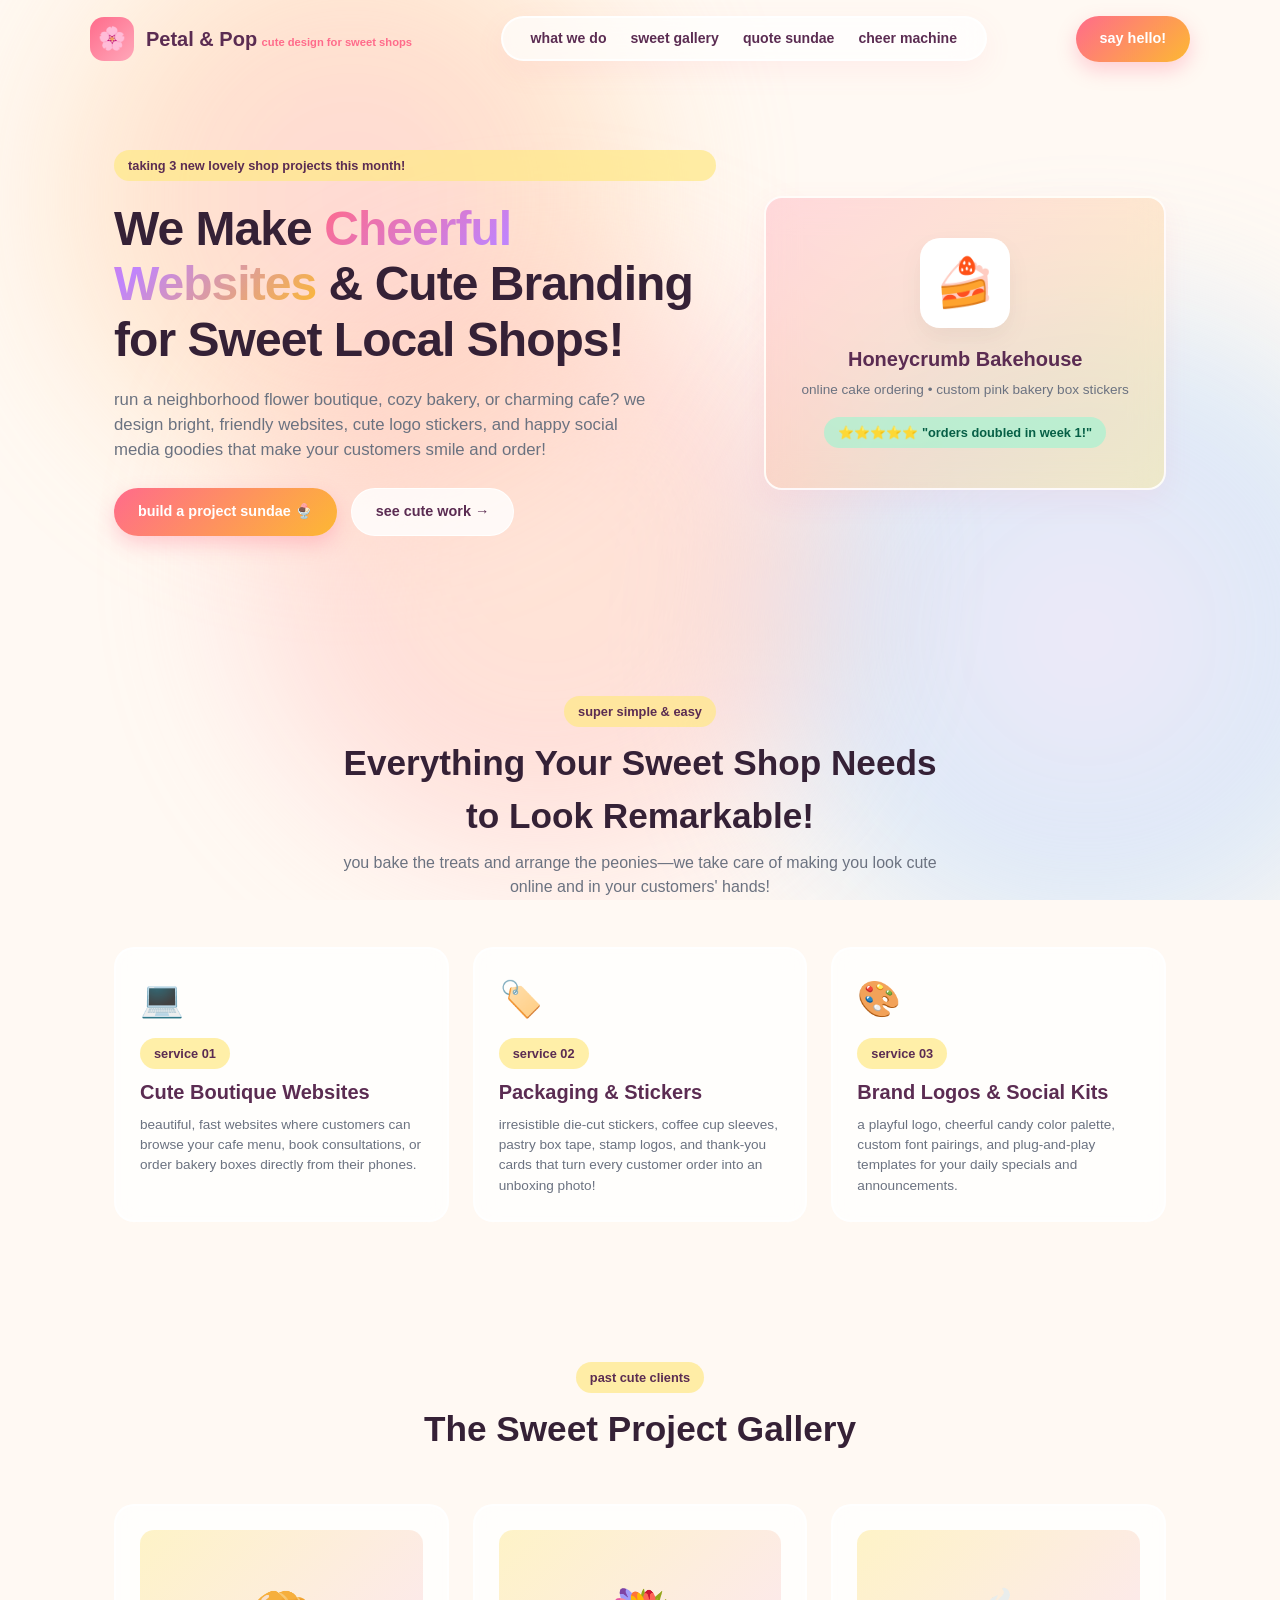
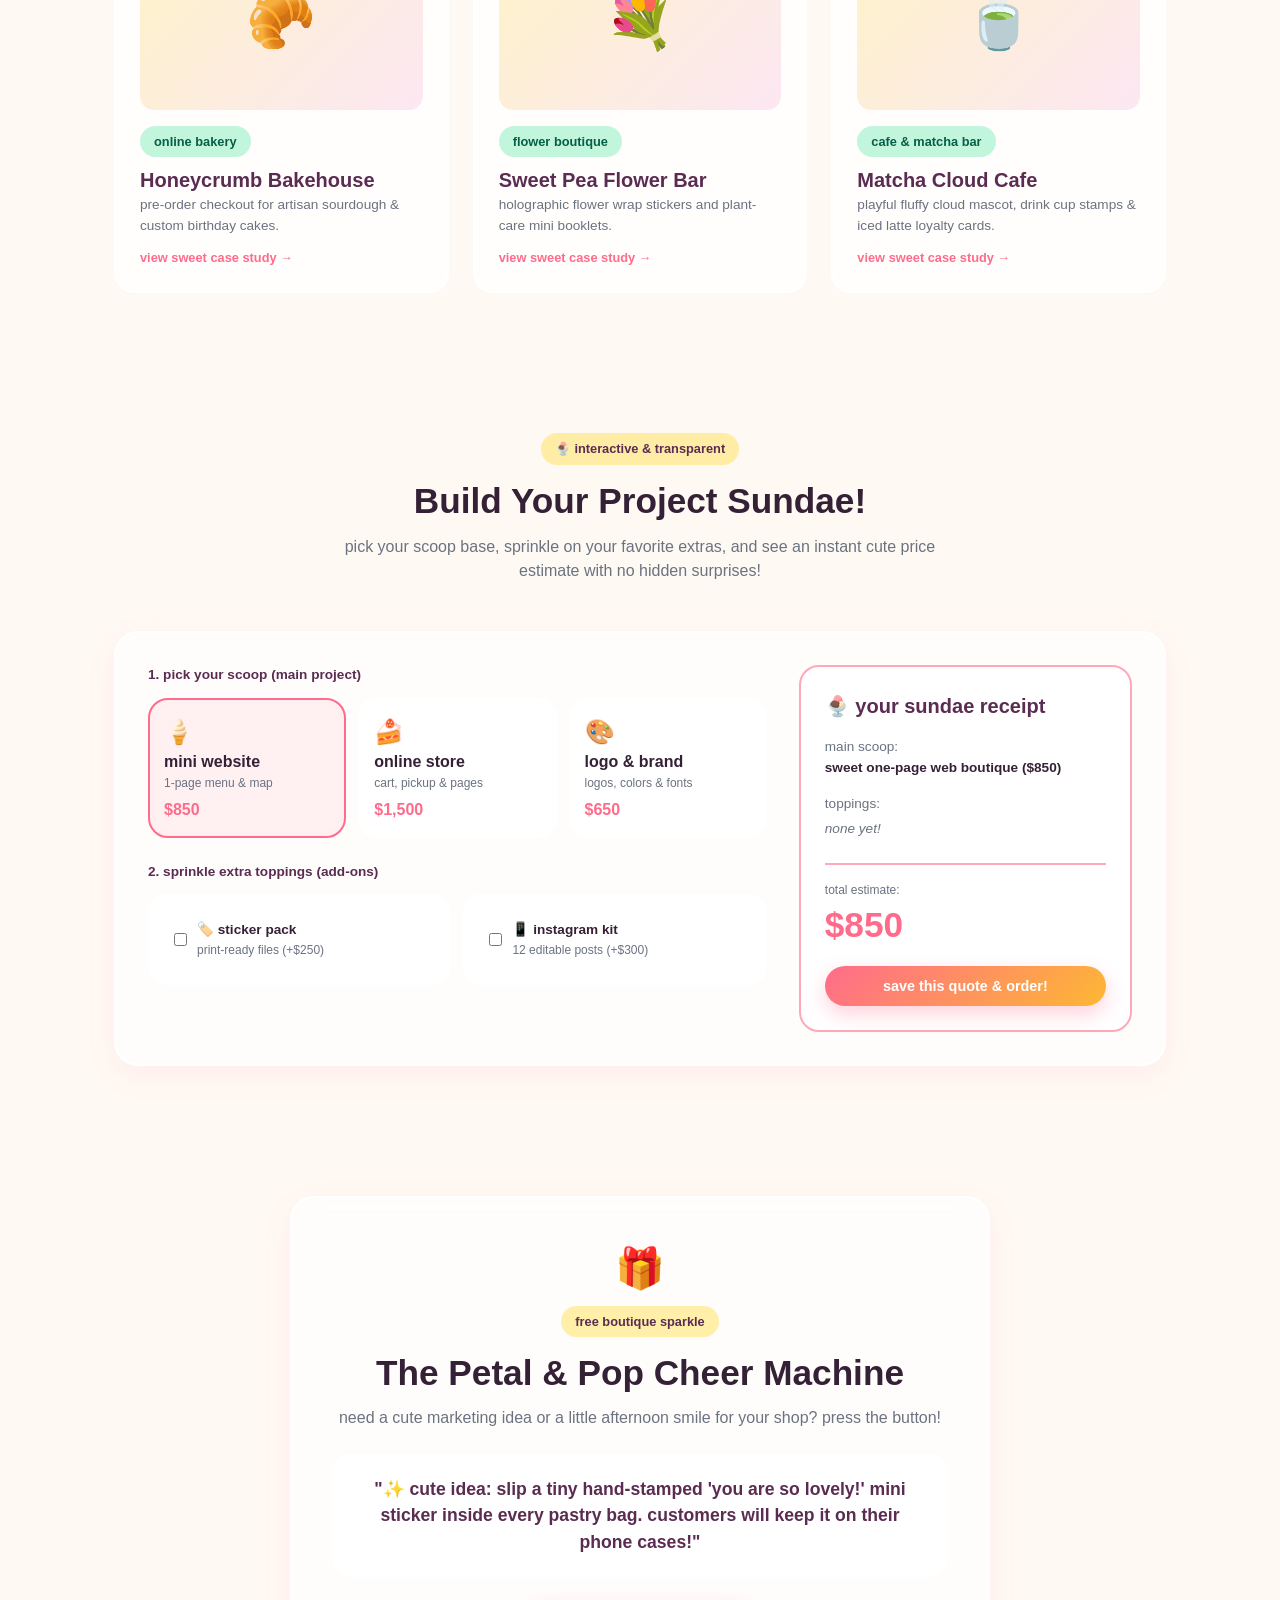
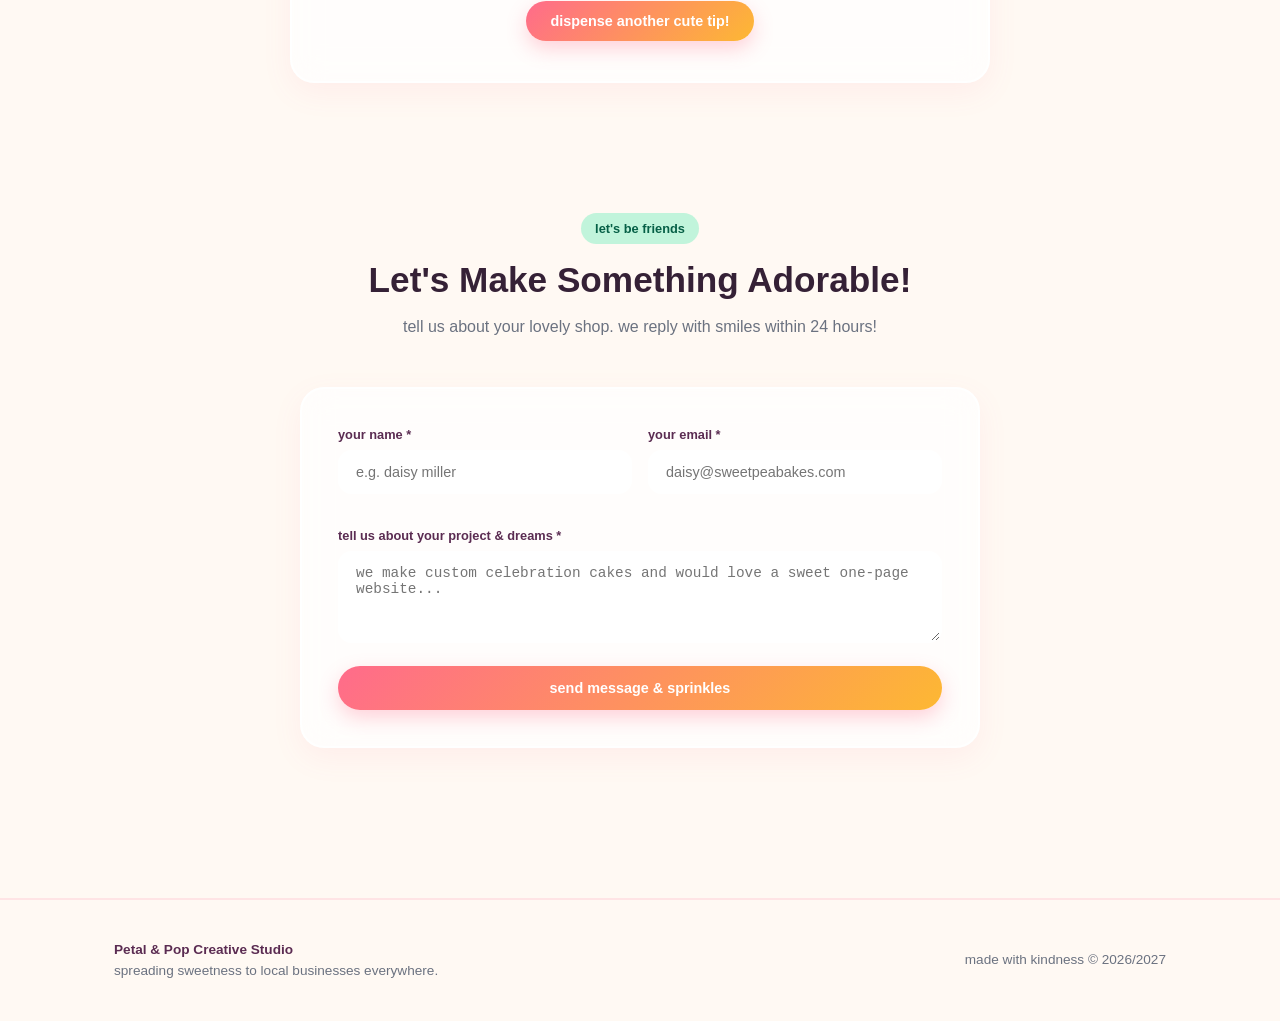
<file: index.html>
<!DOCTYPE html>
<html lang="en">
<head>
  <meta charset="UTF-8">
  <meta name="viewport" content="width=device-width, initial-scale=1.0">
  <title>Petal & Pop Creative Studio — Cheerful Design for Sweet Local Shops</title>
  <link rel="stylesheet" href="style.css">
</head>

<body>
  <!-- ambient shapes -->
  <div class="ambient-container">
    <div class="blob blob-1"></div>
    <div class="blob blob-2"></div>
    <div class="blob blob-3"></div>
  </div>

  <!-- navigation bar -->
  <header class="site-header">
    <div class="nav-wrapper">
      <a href="#" class="brand-link">
        <div class="brand-logo-box">🌸</div>
        <div>
          <span class="brand-name">Petal & Pop</span>
          <span class="brand-tagline">cute design for sweet shops</span>
        </div>
      </a>

      <nav class="nav-links sheer-glass">
        <a href="#about">what we do</a>
        <a href="#gallery">sweet gallery</a>
        <a href="#sundae">quote sundae</a>
        <a href="#cheer">cheer machine</a>
      </nav>

      <a href="#contact" class="btn btn-primary">say hello!</a>
    </div>
  </header>

  <main>
    <!-- hero sec-->
    <section class="hero-section container">
      <div class="hero-grid">
        
        <div class="hero-copy">
          <span class="badge badge-buttercup">taking 3 new lovely shop projects this month!</span>
          <h1 class="title-large">
            We Make <span class="gradient-text">Cheerful Websites</span> & Cute Branding for Sweet Local Shops!
          </h1>
          <p class="hero-desc">
            run a neighborhood flower boutique, cozy bakery, or charming cafe? we design bright, friendly websites, cute logo stickers, and happy social media goodies that make your customers smile and order!
          </p>
          <div class="hero-buttons">
            <a href="#sundae" class="btn btn-primary">build a project sundae 🍨</a>
            <a href="#gallery" class="btn btn-glass">see cute work →</a>
          </div>
        </div>

        <div class="sheer-glass hero-preview-box">
          <div class="hero-emoji-icon">🍰</div>
          <h3 class="title-small">Honeycrumb Bakehouse</h3>
          <p style="font-size: 0.85rem; color: var(--text-muted); margin-top: 6px;">online cake ordering • custom pink bakery box stickers</p>
          <div style="margin-top: 16px;">
            <span class="badge badge-mint">⭐️⭐️⭐️⭐️⭐️ "orders doubled in week 1!"</span>
          </div>
        </div>

      </div>
    </section>

    <!--what we do -->
    <section id="about" class="container" style="padding: 70px 24px;">
      <div class="section-head">
        <span class="badge badge-buttercup">super simple & easy</span>
        <h2 class="title-medium" style="margin-top: 10px;">Everything Your Sweet Shop Needs to Look Remarkable!</h2>
        <p>you bake the treats and arrange the peonies—we take care of making you look cute online and in your customers' hands!</p>
      </div>

      <div class="grid-3">
        <div class="sheer-card">
          <div style="font-size: 2.2rem; margin-bottom: 12px;">💻</div>
          <span class="badge badge-buttercup">service 01</span>
          <h3 class="title-small" style="margin: 8px 0;">Cute Boutique Websites</h3>
          <p style="font-size: 0.85rem; color: var(--text-muted);">beautiful, fast websites where customers can browse your cafe menu, book consultations, or order bakery boxes directly from their phones.</p>
        </div>

        <div class="sheer-card">
          <div style="font-size: 2.2rem; margin-bottom: 12px;">🏷️</div>
          <span class="badge badge-buttercup">service 02</span>
          <h3 class="title-small" style="margin: 8px 0;">Packaging & Stickers</h3>
          <p style="font-size: 0.85rem; color: var(--text-muted);">irresistible die-cut stickers, coffee cup sleeves, pastry box tape, stamp logos, and thank-you cards that turn every customer order into an unboxing photo!</p>
        </div>

        <div class="sheer-card">
          <div style="font-size: 2.2rem; margin-bottom: 12px;">🎨</div>
          <span class="badge badge-buttercup">service 03</span>
          <h3 class="title-small" style="margin: 8px 0;">Brand Logos & Social Kits</h3>
          <p style="font-size: 0.85rem; color: var(--text-muted);">a playful logo, cheerful candy color palette, custom font pairings, and plug-and-play templates for your daily specials and announcements.</p>
        </div>
      </div>
    </section>

    <!--project gallery -->
    <section id="gallery" class="container" style="padding: 70px 24px;">
      <div class="section-head">
        <span class="badge badge-buttercup">past cute clients</span>
        <h2 class="title-medium" style="margin-top: 10px;">The Sweet Project Gallery</h2>
      </div>

      <div class="grid-3">
        <div class="sheer-card" onclick="openProjectModal('honeycrumb')" style="cursor: pointer;">
          <div class="gallery-preview">🥐</div>
          <span class="badge badge-mint">online bakery</span>
          <h3 class="title-small" style="margin-top: 8px;">Honeycrumb Bakehouse</h3>
          <p style="font-size: 0.85rem; color: var(--text-muted);">pre-order checkout for artisan sourdough & custom birthday cakes.</p>
          <p style="font-size: 0.8rem; font-weight: 700; color: var(--pop-strawberry); margin-top: 12px;">view sweet case study →</p>
        </div>

        <div class="sheer-card" onclick="openProjectModal('sweetpea')" style="cursor: pointer;">
          <div class="gallery-preview">💐</div>
          <span class="badge badge-mint">flower boutique</span>
          <h3 class="title-small" style="margin-top: 8px;">Sweet Pea Flower Bar</h3>
          <p style="font-size: 0.85rem; color: var(--text-muted);">holographic flower wrap stickers and plant-care mini booklets.</p>
          <p style="font-size: 0.8rem; font-weight: 700; color: var(--pop-strawberry); margin-top: 12px;">view sweet case study →</p>
        </div>

        <div class="sheer-card" onclick="openProjectModal('matcha')" style="cursor: pointer;">
          <div class="gallery-preview">🍵</div>
          <span class="badge badge-mint">cafe & matcha bar</span>
          <h3 class="title-small" style="margin-top: 8px;">Matcha Cloud Cafe</h3>
          <p style="font-size: 0.85rem; color: var(--text-muted);">playful fluffy cloud mascot, drink cup stamps & iced latte loyalty cards.</p>
          <p style="font-size: 0.8rem; font-weight: 700; color: var(--pop-strawberry); margin-top: 12px;">view sweet case study →</p>
        </div>
      </div>
    </section>

    <!--build your project sundae -->
    <section id="sundae" class="container" style="padding: 70px 24px;">
      <div class="section-head">
        <span class="badge badge-buttercup">🍨 interactive & transparent</span>
        <h2 class="title-medium" style="margin-top: 10px;">Build Your Project Sundae!</h2>
        <p>pick your scoop base, sprinkle on your favorite extras, and see an instant cute price estimate with no hidden surprises!</p>
      </div>

      <div class="sheer-glass sundae-grid">
        <div>
          <!--scoop base -->
          <div class="calc-step">
            <div class="calc-step-title">1. pick your scoop (main project)</div>
            <div class="options-row">
              <div class="sheer-card option-box active" onclick="selectBase('mini', 850, 'sweet one-page web boutique', this)">
                <div style="font-size: 1.5rem;">🍦</div>
                <div style="font-weight: 700;">mini website</div>
                <div style="font-size: 0.75rem; color: var(--text-muted);">1-page menu & map</div>
                <div style="font-weight: 800; color: var(--pop-strawberry); margin-top: 6px;">$850</div>
              </div>

              <div class="sheer-card option-box" onclick="selectBase('full', 1500, 'full sweet store & order system', this)">
                <div style="font-size: 1.5rem;">🍰</div>
                <div style="font-weight: 700;">online store</div>
                <div style="font-size: 0.75rem; color: var(--text-muted);">cart, pickup & pages</div>
                <div style="font-weight: 800; color: var(--pop-strawberry); margin-top: 6px;">$1,500</div>
              </div>

              <div class="sheer-card option-box" onclick="selectBase('brand', 650, 'complete brand logo & color kit', this)">
                <div style="font-size: 1.5rem;">🎨</div>
                <div style="font-weight: 700;">logo & brand</div>
                <div style="font-size: 0.75rem; color: var(--text-muted);">logos, colors & fonts</div>
                <div style="font-weight: 800; color: var(--pop-strawberry); margin-top: 6px;">$650</div>
              </div>
            </div>
          </div>

          <!--toppings -->
          <div class="calc-step">
            <div class="calc-step-title">2. sprinkle extra toppings (add-ons)</div>
            <div class="toppings-grid">
              <label class="sheer-card" style="display: flex; align-items: center; gap: 10px; cursor: pointer;">
                <input type="checkbox" onchange="toggleTopping('stickers', 250, '500 vinyl die-cut stickers', this)">
                <div>
                  <div style="font-size: 0.85rem; font-weight: 700;">🏷️ sticker pack</div>
                  <div style="font-size: 0.75rem; color: var(--text-muted);">print-ready files (+$250)</div>
                </div>
              </label>

              <label class="sheer-card" style="display: flex; align-items: center; gap: 10px; cursor: pointer;">
                <input type="checkbox" onchange="toggleTopping('insta', 300, '12 social media templates', this)">
                <div>
                  <div style="font-size: 0.85rem; font-weight: 700;">📱 instagram kit</div>
                  <div style="font-size: 0.75rem; color: var(--text-muted);">12 editable posts (+$300)</div>
                </div>
              </label>
            </div>
          </div>
        </div>

        <!-- receipt -->
        <div class="receipt-box">
          <div>
            <span class="title-small">🍨 your sundae receipt</span>
            <div style="margin-top: 16px; font-size: 0.85rem;">
              <span style="color: var(--text-muted); display: block;">main scoop:</span>
              <span id="receiptBase" style="font-weight: 700;">sweet one-page web boutique ($850)</span>
            </div>
            <div style="margin-top: 16px; font-size: 0.85rem;">
              <span style="color: var(--text-muted); display: block;">toppings:</span>
              <ul id="receiptToppings" style="list-style: none; margin-top: 4px;">
                <li style="color: var(--text-muted); font-style: italic;">none yet!</li>
              </ul>
            </div>
          </div>

          <div style="margin-top: 24px; border-top: 2px solid var(--pop-rose); padding-top: 16px;">
            <span style="font-size: 0.75rem; color: var(--text-muted); display: block;">total estimate:</span>
            <div id="sundaeTotal" class="receipt-total">$850</div>
            <button onclick="orderThisSundae()" class="btn btn-primary" style="width: 100%; justify-content: center; margin-top: 14px;">
              save this quote & order!
            </button>
          </div>
        </div>
      </div>
    </section>

    <!--cheer machine -->
    <section id="cheer" class="container">
      <div class="sheer-glass cheer-box">
        <div style="font-size: 2.5rem; margin-bottom: 8px;">🎁</div>
        <span class="badge badge-buttercup">free boutique sparkle</span>
        <h2 class="title-medium" style="margin-top: 10px;">The Petal & Pop Cheer Machine</h2>
        <p style="color: var(--text-muted); margin-top: 6px;">need a cute marketing idea or a little afternoon smile for your shop? press the button!</p>
        
        <div class="sheer-card cheer-bubble">
          <p id="cheerTipText">"✨ cute idea: slip a tiny hand-stamped 'you are so lovely!' mini sticker inside every pastry bag. customers will keep it on their phone cases!"</p>
        </div>

        <button onclick="dispenseCheer()" class="btn btn-primary">dispense another cute tip!</button>
      </div>
    </section>

    <!--contact form -->
    <section id="contact" class="container" style="padding: 70px 24px;">
      <div class="section-head">
        <span class="badge badge-mint">let's be friends</span>
        <h2 class="title-medium" style="margin-top: 10px;">Let's Make Something Adorable!</h2>
        <p>tell us about your lovely shop. we reply with smiles within 24 hours!</p>
      </div>

      <div class="sheer-glass" style="max-width: 680px; margin: 0 auto; padding: 36px;">
        <div id="contactSuccess" style="display: none; padding: 16px; background: rgba(167, 243, 208, 0.7); border-radius: 12px; margin-bottom: 20px; font-weight: 700; color: #065f46;">
          💌 yaay! your message flew right into our inbox! we'll write back to you asap!
        </div>

        <form id="contactForm" onsubmit="handleContact(event)">
          <div class="form-grid">
            <div class="form-group">
              <label>your name *</label>
              <input type="text" id="contactName" required placeholder="e.g. daisy miller" class="form-input">
            </div>
            <div class="form-group">
              <label>your email *</label>
              <input type="email" id="contactEmail" required placeholder="daisy@sweetpeabakes.com" class="form-input">
            </div>
          </div>

          <div class="form-group">
            <label>tell us about your project & dreams *</label>
            <textarea id="contactMessage" rows="4" required placeholder="we make custom celebration cakes and would love a sweet one-page website..." class="form-input"></textarea>
          </div>

          <button type="submit" class="btn btn-primary" style="width: 100%; justify-content: center; padding: 14px;">
            send message & sprinkles
          </button>
        </form>
      </div>
    </section>
  </main>

  <!-- footer -->
  <footer class="site-footer">
    <div class="container footer-row">
      <div>
        <span style="font-weight: 800; color: var(--pop-berry);">Petal & Pop Creative Studio</span>
        <span style="color: var(--text-muted); display: block;">spreading sweetness to local businesses everywhere.</span>
      </div>
      <div style="color: var(--text-muted);">
        made with kindness &copy; 2026/2027
      </div>
    </div>
  </footer>

  <!-- project modal -->
  <div id="projectModal" class="modal-overlay">
    <div class="sheer-glass modal-card">
      <button onclick="closeProjectModal()" class="modal-close-btn">&times;</button>
      <div id="modalContent"></div>
    </div>
  </div>

  <script>
    // project modal data
    const projectDetails = {
      honeycrumb: {
        emoji: '🥐',
        title: 'Honeycrumb Bakehouse',
        badge: 'online bakery',
        summary: 'honeycrumb makes artisanal strawberry danishes and tiered custom celebration cakes. they needed a clean website for online pre-orders.',
        result: '✨ result: saved 10 hours of manual texting every week, and weekend pre-orders sold out in advance!'
      },
      sweetpea: {
        emoji: '💐',
        title: 'Sweet Pea Flower Bar',
        badge: 'flower boutique',
        summary: 'a local neighborhood florist specializing in dried and fresh organic bouquets, flower-crown workshops, and event florals.',
        result: '✨ result: workshop registrations sold out within 48 hours of launching the new site!'
      },
      matcha: {
        emoji: '🍵',
        title: 'Matcha Cloud Cafe',
        badge: 'cafe & matcha bar',
        summary: 'a cozy corner cafe famous for whipped strawberry cold foam and ceremonial grade matcha lattes.',
        result: '✨ result: customer tagged photos skyrocketed by 140% in the first month!'
      }
    };

    function openProjectModal(key) {
      const p = projectDetails[key];
      if (!p) return;

      const modalContent = document.getElementById('modalContent');
      modalContent.innerHTML = `
        <div style="font-size: 3rem; margin-bottom: 8px;">${p.emoji}</div>
        <span class="badge badge-mint">${p.badge}</span>
        <h3 class="title-small" style="margin-top: 10px;">${p.title}</h3>
        <p style="color: var(--text-muted); font-size: 0.9rem; margin-top: 10px;">${p.summary}</p>
        <div style="margin-top: 16px; padding: 12px; background: rgba(255, 232, 133, 0.4); border-radius: 12px; font-size: 0.85rem; font-weight: 700;">
          ${p.result}
        </div>
      `;

      document.getElementById('projectModal').style.display = 'flex';
    }

    function closeProjectModal() {
      document.getElementById('projectModal').style.display = 'none';
    }

    window.addEventListener('click', (e) => {
      if (e.target.id === 'projectModal') closeProjectModal();
    });

    // quote sundae logic
    let sundaeState = {
      base: { price: 850, name: 'sweet one-page web boutique' },
      toppings: {}
    };

    function recalculateSundae() {
      let total = sundaeState.base.price;
      const keys = Object.keys(sundaeState.toppings);
      keys.forEach(k => { total += sundaeState.toppings[k].price; });

      document.getElementById('sundaeTotal').textContent = `$${total.toLocaleString()}`;
      document.getElementById('receiptBase').textContent = `${sundaeState.base.name} ($${sundaeState.base.price})`;

      const list = document.getElementById('receiptToppings');
      if (keys.length === 0) {
        list.innerHTML = `<li style="color: var(--text-muted); font-style: italic;">none yet!</li>`;
      } else {
        list.innerHTML = keys.map(k => `
          <li style="display: flex; justify-content: space-between; font-weight: 700;">
            <span>+ ${sundaeState.toppings[k].name}</span>
            <span style="color: var(--pop-strawberry);">+$${sundaeState.toppings[k].price}</span>
          </li>
        `).join('');
      }
    }

    function selectBase(key, price, name, element) {
      document.querySelectorAll('.option-box').forEach(el => el.classList.remove('active'));
      element.classList.add('active');
      sundaeState.base = { price, name };
      recalculateSundae();
    }

    function toggleTopping(key, price, name, checkbox) {
      if (checkbox.checked) {
        sundaeState.toppings[key] = { price, name };
      } else {
        delete sundaeState.toppings[key];
      }
      recalculateSundae();
    }

    function orderThisSundae() {
      const msg = document.getElementById('contactMessage');
      msg.value = `hi petal & pop! i built a project sundae quote for ${document.getElementById('sundaeTotal').textContent}. we would love to start this for our shop!`;
      document.getElementById('contact').scrollIntoView({ behavior: 'smooth' });
      msg.focus();
    }

    // cheer machine logic
    const cheerTips = [
      "✨ cute idea: slip a tiny hand-stamped 'you are so lovely!' mini sticker inside every pastry bag. customers will keep it on their phone cases!",
      "🌸 bakery tip: take your daily special photos next to natural morning window light. it makes frosting look 10x more delicious!",
      "💌 florist tip: include a handwritten flower-care note with 1 fun fact about peonies. personal touches turn shoppers into lifelong fans!",
      "☕ cafe tip: create a secret drink on your menu that customers can only order if they follow your instagram stories!"
    ];

    function dispenseCheer() {
      const tipText = document.getElementById('cheerTipText');
      const randomTip = cheerTips[Math.floor(Math.random() * cheerTips.length)];
      tipText.style.opacity = '0';
      setTimeout(() => {
        tipText.textContent = randomTip;
        tipText.style.opacity = '1';
      }, 150);
    }

    // contact form
    function handleContact(e) {
      e.preventDefault();
      document.getElementById('contactSuccess').style.display = 'block';
      document.getElementById('contactForm').reset();
    }
  </script>
</body>
</html>
</file>
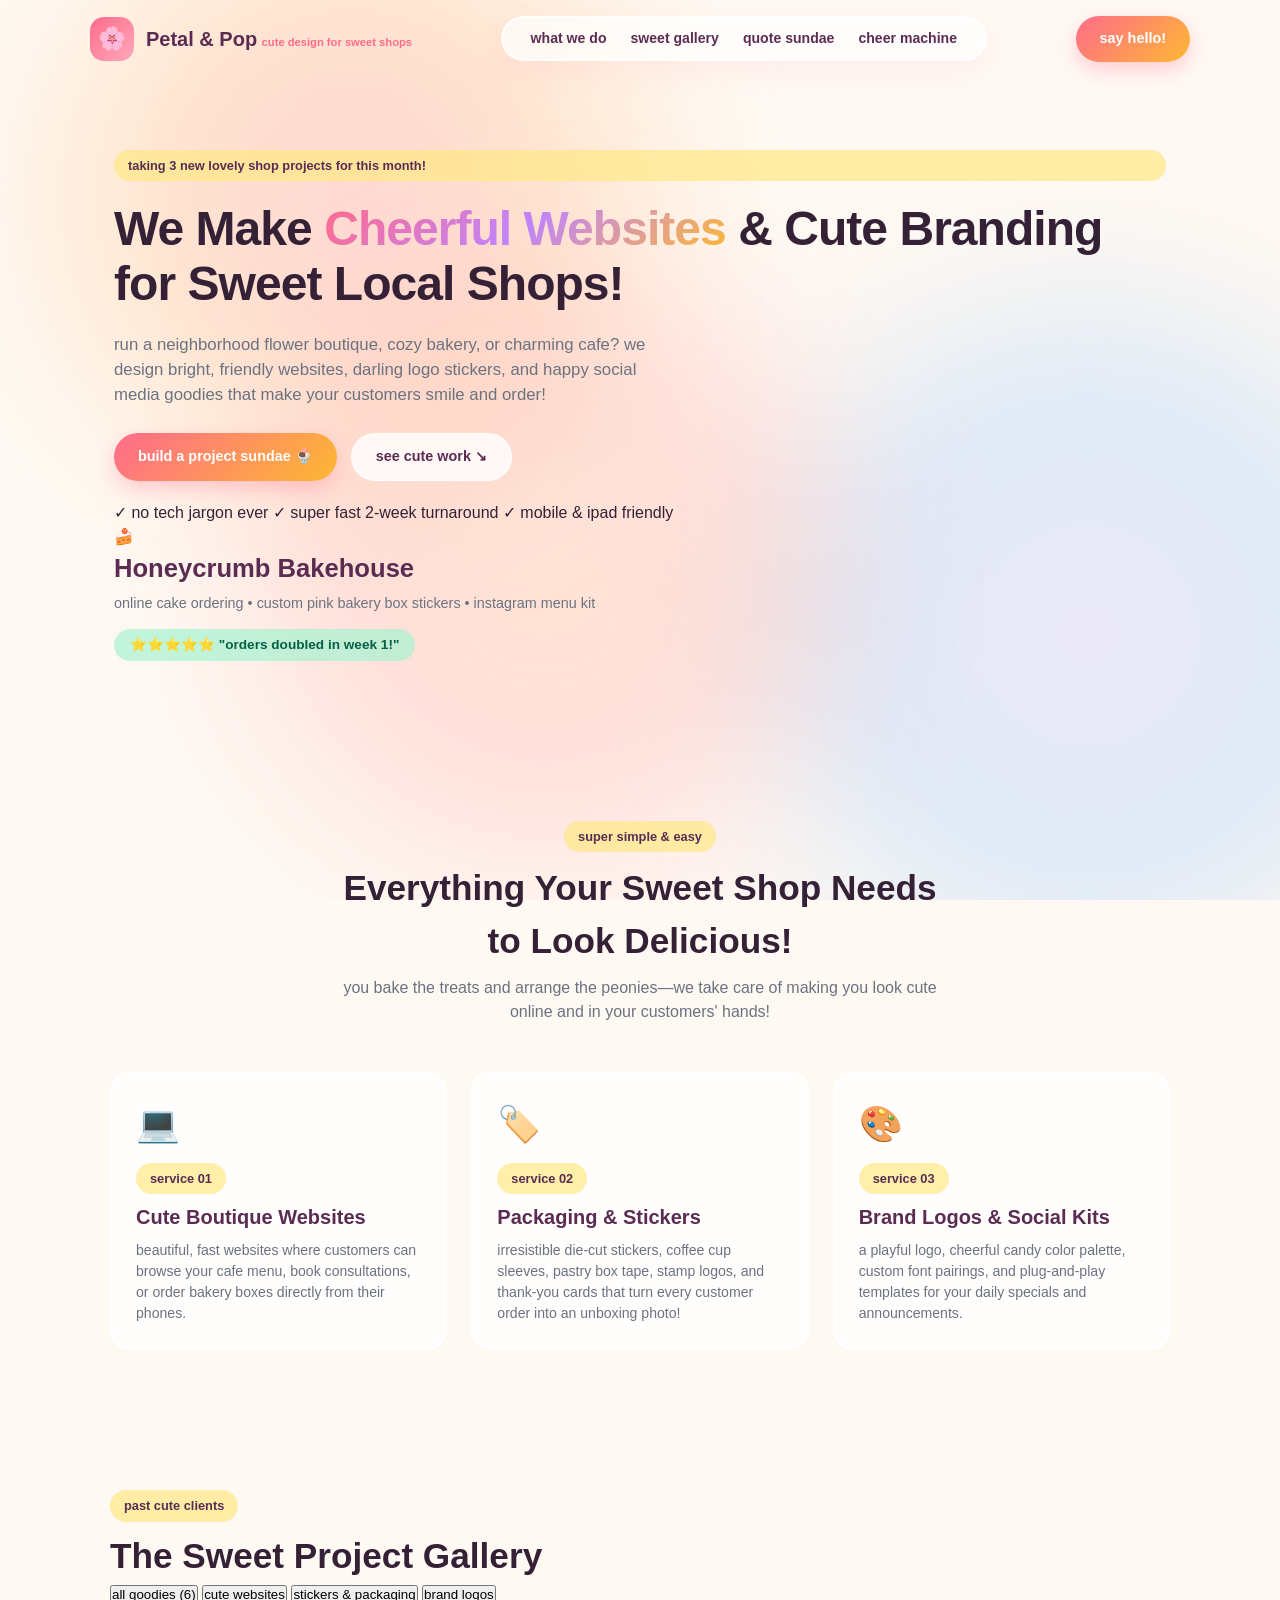
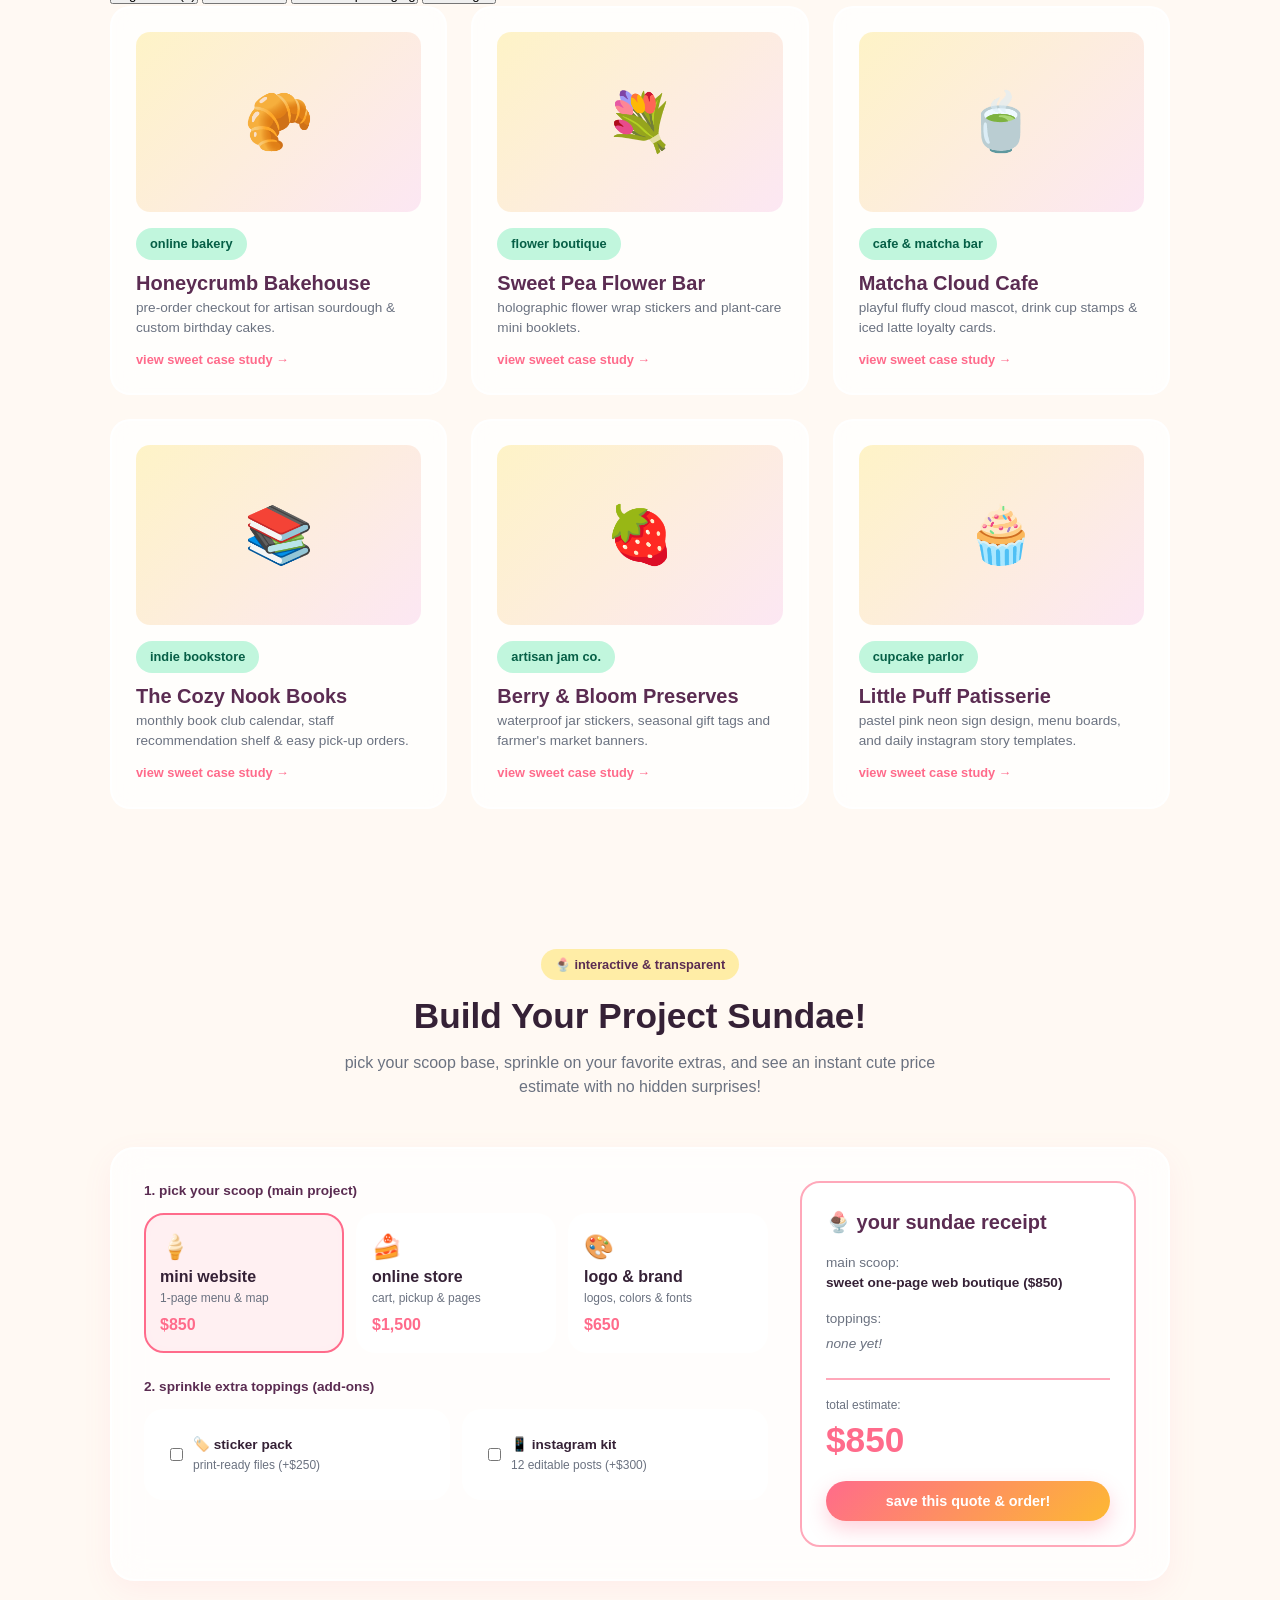
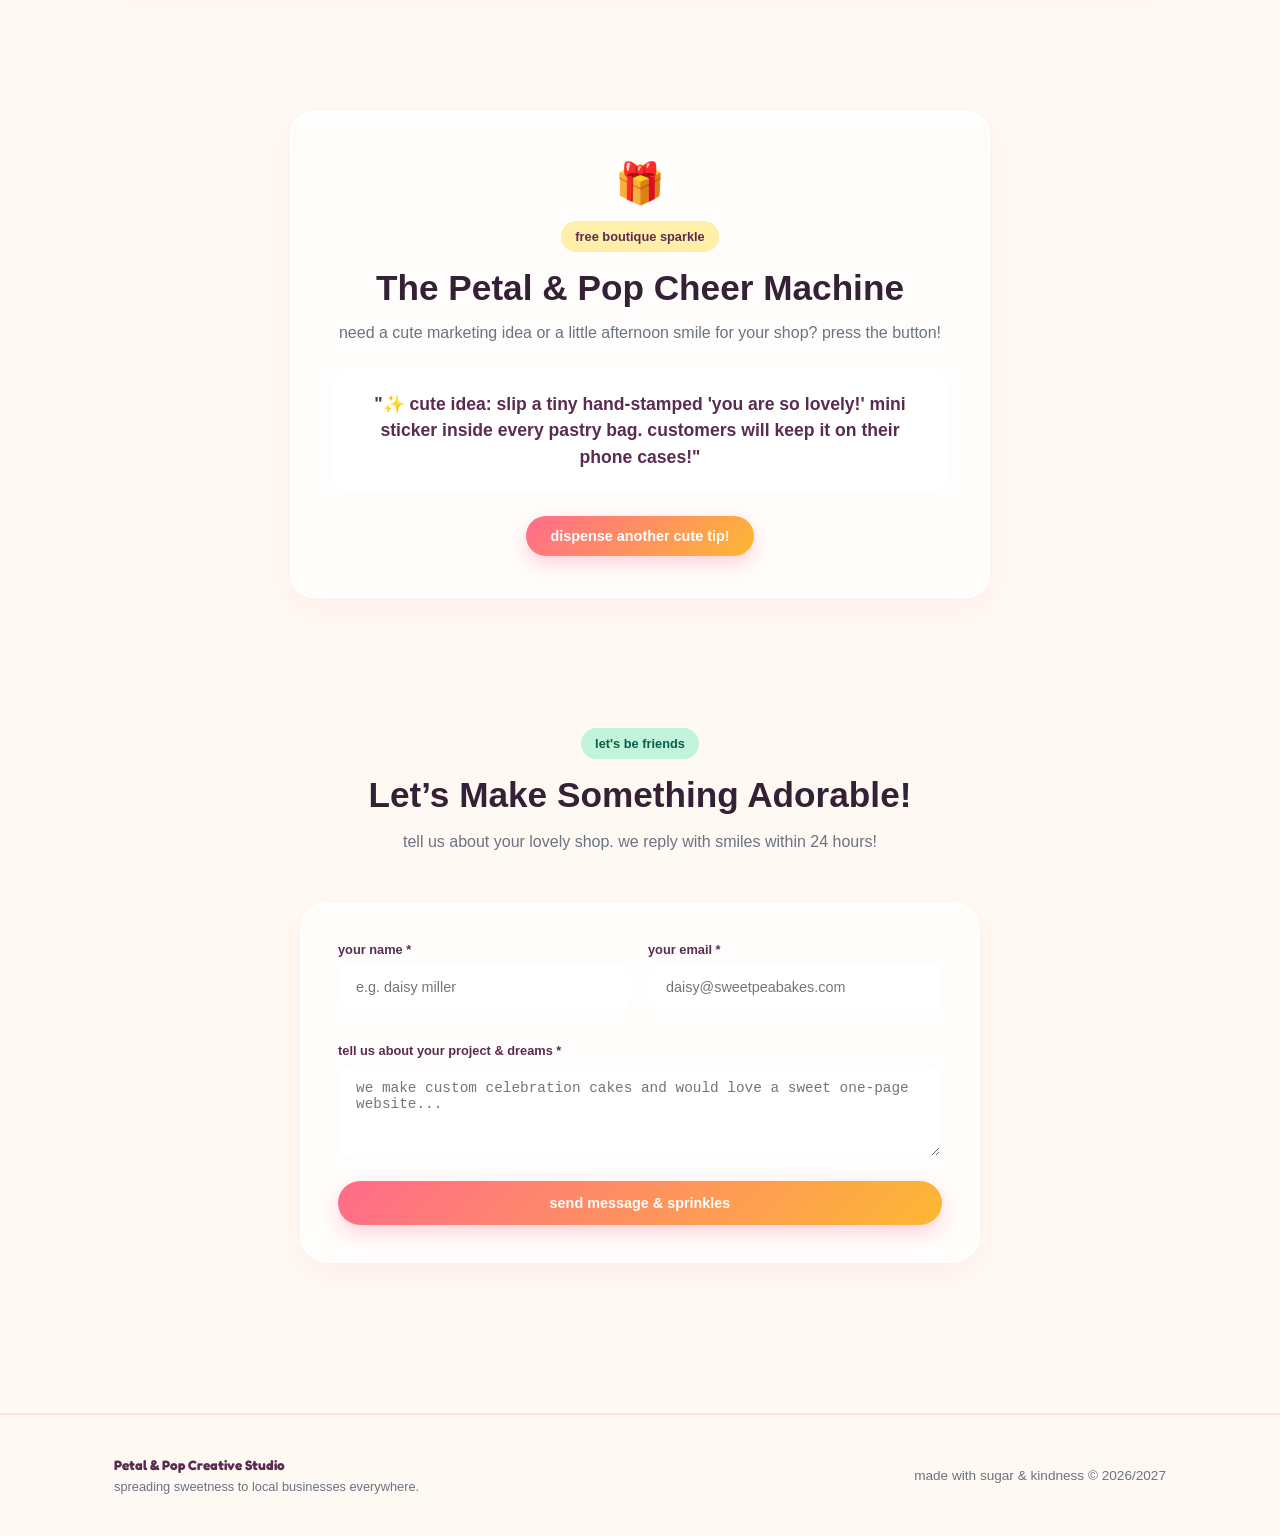
<file: update-index.html>
<!DOCTYPE html>
<html lang="en">
<head>
  <meta charset="UTF-8">
  <meta name="viewport" content="width=device-width, initial-scale=1.0">
  <title>Petal & Pop Creative Studio — Cheerful Design for Sweet Local Shops</title>
  
  <!-- google fonts stylesheet link for cute fredoka and quicksand fonts -->
  <link rel="preconnect" href="https://fonts.googleapis.com">
  <link rel="preconnect" href="https://fonts.gstatic.com" crossorigin>
  <link href="https://fonts.googleapis.com/css2?family=Fredoka:wght@400;500;600;700&family=Quicksand:wght@500;600;700&display=swap" rel="stylesheet">

  <!-- pure external custom stylesheet -->
  <link rel="stylesheet" href="style.css">
</head>

<body>

  <!-- ambient pastel blur backing -->
  <div class="ambient-container">
    <div class="blob blob-1"></div>
    <div class="blob blob-2"></div>
    <div class="blob blob-3"></div>
  </div>

  <!-- floating navigation bar -->
  <header class="site-header">
    <div class="nav-wrapper">
      <a href="#" class="brand-link">
        <div class="brand-logo-box">🌸</div>
        <div>
          <span class="brand-name">Petal & Pop</span>
          <span class="brand-tagline">cute design for sweet shops</span>
        </div>
      </a>

      <nav class="nav-links sheer-glass">
        <a href="#about">what we do</a>
        <a href="#gallery">sweet gallery</a>
        <a href="#sundae">quote sundae</a>
        <a href="#cheer">cheer machine</a>
      </nav>

      <a href="#contact" class="btn btn-primary">say hello!</a>
    </div>
  </header>

  <main>
    <!-- hero section -->
    <section class="hero-section container">
      <div class="hero-copy">
        <span class="badge badge-buttercup">taking 3 new lovely shop projects for this month!</span>
        
        <h1 class="title-large">
          We Make <span class="gradient-text">Cheerful Websites</span> & Cute Branding for Sweet Local Shops!
        </h1>
        
        <p class="hero-desc">
          run a neighborhood flower boutique, cozy bakery, or charming cafe? we design bright, friendly websites, darling logo stickers, and happy social media goodies that make your customers smile and order!
        </p>
        
        <div class="hero-buttons">
          <a href="#sundae" class="btn btn-primary">build a project sundae 🍨</a>
          <a href="#gallery" class="btn btn-glass">see cute work ↘</a>
        </div>

        <!-- 3 checkmark badges -->
        <div class="hero-check-badges">
          <span><span class="check-icon">✓</span> no tech jargon ever</span>
          <span><span class="check-icon">✓</span> super fast 2-week turnaround</span>
          <span><span class="check-icon">✓</span> mobile & ipad friendly</span>
        </div>
      </div>

      <!-- honeycrumbs bakehouse card placed directly underneath -->
      <div class="honeycrumb-banner">
        <div class="honeycrumb-icon">🍰</div>
        <h3 class="title-small" style="font-size: 1.6rem;">Honeycrumb Bakehouse</h3>
        <p style="font-size: 0.9rem; color: var(--text-muted); margin-top: 6px;">
          online cake ordering • custom pink bakery box stickers • instagram menu kit
        </p>
        <div style="margin-top: 14px;">
          <span class="badge badge-mint" style="font-size: 0.85rem; padding: 6px 16px;">
            ⭐️⭐️⭐️⭐️⭐️ "orders doubled in week 1!"
          </span>
        </div>
      </div>
    </section>

    <!-- section: what we do -->
    <section id="about" class="container" style="padding: 70px 20px;">
      <div class="section-head">
        <span class="badge badge-buttercup">super simple & easy</span>
        <h2 class="title-medium" style="margin-top: 10px;">Everything Your Sweet Shop Needs to Look Delicious!</h2>
        <p style="color: var(--text-muted); margin-top: 8px;">you bake the treats and arrange the peonies—we take care of making you look cute online and in your customers' hands!</p>
      </div>

      <div class="grid-3">
        <div class="sheer-card">
          <div style="font-size: 2.2rem; margin-bottom: 12px;">💻</div>
          <span class="badge badge-buttercup">service 01</span>
          <h3 class="title-small" style="margin: 8px 0;">Cute Boutique Websites</h3>
          <p style="font-size: 0.88rem; color: var(--text-muted);">beautiful, fast websites where customers can browse your cafe menu, book consultations, or order bakery boxes directly from their phones.</p>
        </div>

        <div class="sheer-card">
          <div style="font-size: 2.2rem; margin-bottom: 12px;">🏷️</div>
          <span class="badge badge-buttercup">service 02</span>
          <h3 class="title-small" style="margin: 8px 0;">Packaging & Stickers</h3>
          <p style="font-size: 0.88rem; color: var(--text-muted);">irresistible die-cut stickers, coffee cup sleeves, pastry box tape, stamp logos, and thank-you cards that turn every customer order into an unboxing photo!</p>
        </div>

        <div class="sheer-card">
          <div style="font-size: 2.2rem; margin-bottom: 12px;">🎨</div>
          <span class="badge badge-buttercup">service 03</span>
          <h3 class="title-small" style="margin: 8px 0;">Brand Logos & Social Kits</h3>
          <p style="font-size: 0.88rem; color: var(--text-muted);">a playful logo, cheerful candy color palette, custom font pairings, and plug-and-play templates for your daily specials and announcements.</p>
        </div>
      </div>
    </section>

    <!-- section: sweet project gallery -->
    <section id="gallery" class="container" style="padding: 70px 20px;">
      
      <!-- gallery title & category pill filters -->
      <div class="gallery-header-row">
        <div>
          <span class="badge badge-buttercup">past cute clients</span>
          <h2 class="title-medium" style="margin-top: 8px;">The Sweet Project Gallery</h2>
        </div>

        <div class="gallery-filters">
          <button onclick="filterGallery('all', this)" class="gallery-tab active">all goodies (6)</button>
          <button onclick="filterGallery('website', this)" class="gallery-tab">cute websites</button>
          <button onclick="filterGallery('packaging', this)" class="gallery-tab">stickers & packaging</button>
          <button onclick="filterGallery('brand', this)" class="gallery-tab">brand logos</button>
        </div>
      </div>

      <!-- 6 filterable projects -->
      <div class="grid-3" id="projectGrid">
        
        <div class="sheer-card project-item" data-category="website" onclick="openProjectModal('honeycrumb')" style="cursor: pointer;">
          <div class="gallery-preview">🥐</div>
          <span class="badge badge-mint">online bakery</span>
          <h3 class="title-small" style="margin-top: 8px;">Honeycrumb Bakehouse</h3>
          <p style="font-size: 0.85rem; color: var(--text-muted);">pre-order checkout for artisan sourdough & custom birthday cakes.</p>
          <p style="font-size: 0.8rem; font-weight: 700; color: var(--pop-strawberry); margin-top: 12px;">view sweet case study →</p>
        </div>

        <div class="sheer-card project-item" data-category="packaging" onclick="openProjectModal('sweetpea')" style="cursor: pointer;">
          <div class="gallery-preview">💐</div>
          <span class="badge badge-mint">flower boutique</span>
          <h3 class="title-small" style="margin-top: 8px;">Sweet Pea Flower Bar</h3>
          <p style="font-size: 0.85rem; color: var(--text-muted);">holographic flower wrap stickers and plant-care mini booklets.</p>
          <p style="font-size: 0.8rem; font-weight: 700; color: var(--pop-strawberry); margin-top: 12px;">view sweet case study →</p>
        </div>

        <div class="sheer-card project-item" data-category="brand" onclick="openProjectModal('matcha')" style="cursor: pointer;">
          <div class="gallery-preview">🍵</div>
          <span class="badge badge-mint">cafe & matcha bar</span>
          <h3 class="title-small" style="margin-top: 8px;">Matcha Cloud Cafe</h3>
          <p style="font-size: 0.85rem; color: var(--text-muted);">playful fluffy cloud mascot, drink cup stamps & iced latte loyalty cards.</p>
          <p style="font-size: 0.8rem; font-weight: 700; color: var(--pop-strawberry); margin-top: 12px;">view sweet case study →</p>
        </div>

        <div class="sheer-card project-item" data-category="website" onclick="openProjectModal('cozybook')" style="cursor: pointer;">
          <div class="gallery-preview">📚</div>
          <span class="badge badge-mint">indie bookstore</span>
          <h3 class="title-small" style="margin-top: 8px;">The Cozy Nook Books</h3>
          <p style="font-size: 0.85rem; color: var(--text-muted);">monthly book club calendar, staff recommendation shelf & easy pick-up orders.</p>
          <p style="font-size: 0.8rem; font-weight: 700; color: var(--pop-strawberry); margin-top: 12px;">view sweet case study →</p>
        </div>

        <div class="sheer-card project-item" data-category="packaging" onclick="openProjectModal('berrypop')" style="cursor: pointer;">
          <div class="gallery-preview">🍓</div>
          <span class="badge badge-mint">artisan jam co.</span>
          <h3 class="title-small" style="margin-top: 8px;">Berry & Bloom Preserves</h3>
          <p style="font-size: 0.85rem; color: var(--text-muted);">waterproof jar stickers, seasonal gift tags and farmer's market banners.</p>
          <p style="font-size: 0.8rem; font-weight: 700; color: var(--pop-strawberry); margin-top: 12px;">view sweet case study →</p>
        </div>

        <div class="sheer-card project-item" data-category="brand" onclick="openProjectModal('puff')" style="cursor: pointer;">
          <div class="gallery-preview">🧁</div>
          <span class="badge badge-mint">cupcake parlor</span>
          <h3 class="title-small" style="margin-top: 8px;">Little Puff Patisserie</h3>
          <p style="font-size: 0.85rem; color: var(--text-muted);">pastel pink neon sign design, menu boards, and daily instagram story templates.</p>
          <p style="font-size: 0.8rem; font-weight: 700; color: var(--pop-strawberry); margin-top: 12px;">view sweet case study →</p>
        </div>

      </div>
    </section>

    <!-- section: build your project sundae -->
    <section id="sundae" class="container" style="padding: 70px 20px;">
      <div class="section-head">
        <span class="badge badge-buttercup">🍨 interactive & transparent</span>
        <h2 class="title-medium" style="margin-top: 10px;">Build Your Project Sundae!</h2>
        <p style="color: var(--text-muted); margin-top: 8px;">pick your scoop base, sprinkle on your favorite extras, and see an instant cute price estimate with no hidden surprises!</p>
      </div>

      <div class="sheer-glass sundae-grid">
        <div>
          <!-- step 1: base scoop -->
          <div class="calc-step">
            <div class="calc-step-title">1. pick your scoop (main project)</div>
            <div class="options-row">
              <div class="sheer-card option-box active" onclick="selectBase('mini', 850, 'sweet one-page web boutique', this)">
                <div style="font-size: 1.5rem;">🍦</div>
                <div style="font-weight: 700;">mini website</div>
                <div style="font-size: 0.75rem; color: var(--text-muted);">1-page menu & map</div>
                <div style="font-weight: 700; color: var(--pop-strawberry); margin-top: 6px;">$850</div>
              </div>

              <div class="sheer-card option-box" onclick="selectBase('full', 1500, 'full sweet store & order system', this)">
                <div style="font-size: 1.5rem;">🍰</div>
                <div style="font-weight: 700;">online store</div>
                <div style="font-size: 0.75rem; color: var(--text-muted);">cart, pickup & pages</div>
                <div style="font-weight: 700; color: var(--pop-strawberry); margin-top: 6px;">$1,500</div>
              </div>

              <div class="sheer-card option-box" onclick="selectBase('brand', 650, 'complete brand logo & color kit', this)">
                <div style="font-size: 1.5rem;">🎨</div>
                <div style="font-weight: 700;">logo & brand</div>
                <div style="font-size: 0.75rem; color: var(--text-muted);">logos, colors & fonts</div>
                <div style="font-weight: 700; color: var(--pop-strawberry); margin-top: 6px;">$650</div>
              </div>
            </div>
          </div>

          <!-- step 2: extra toppings -->
          <div class="calc-step">
            <div class="calc-step-title">2. sprinkle extra toppings (add-ons)</div>
            <div class="toppings-grid">
              <label class="sheer-card" style="display: flex; align-items: center; gap: 10px; cursor: pointer;">
                <input type="checkbox" onchange="toggleTopping('stickers', 250, '500 vinyl die-cut stickers', this)">
                <div>
                  <div style="font-size: 0.85rem; font-weight: 700;">🏷️ sticker pack</div>
                  <div style="font-size: 0.75rem; color: var(--text-muted);">print-ready files (+$250)</div>
                </div>
              </label>

              <label class="sheer-card" style="display: flex; align-items: center; gap: 10px; cursor: pointer;">
                <input type="checkbox" onchange="toggleTopping('insta', 300, '12 social media templates', this)">
                <div>
                  <div style="font-size: 0.85rem; font-weight: 700;">📱 instagram kit</div>
                  <div style="font-size: 0.75rem; color: var(--text-muted);">12 editable posts (+$300)</div>
                </div>
              </label>
            </div>
          </div>
        </div>

        <!-- receipt -->
        <div class="receipt-box">
          <div>
            <span class="title-small">🍨 your sundae receipt</span>
            <div style="margin-top: 16px; font-size: 0.85rem;">
              <span style="color: var(--text-muted); display: block;">main scoop:</span>
              <span id="receiptBase" style="font-weight: 700;">sweet one-page web boutique ($850)</span>
            </div>
            <div style="margin-top: 16px; font-size: 0.85rem;">
              <span style="color: var(--text-muted); display: block;">toppings:</span>
              <ul id="receiptToppings" style="list-style: none; margin-top: 4px;">
                <li style="color: var(--text-muted); font-style: italic;">none yet!</li>
              </ul>
            </div>
          </div>

          <div style="margin-top: 24px; border-top: 2px solid var(--pop-rose); padding-top: 16px;">
            <span style="font-size: 0.75rem; color: var(--text-muted); display: block;">total estimate:</span>
            <div id="sundaeTotal" class="receipt-total">$850</div>
            <button onclick="orderThisSundae()" class="btn btn-primary" style="width: 100%; justify-content: center; margin-top: 14px;">
              save this quote & order!
            </button>
          </div>
        </div>
      </div>
    </section>

    <!-- section: cheer machine -->
    <section id="cheer" class="container">
      <div class="sheer-glass cheer-box">
        <div style="font-size: 2.5rem; margin-bottom: 8px;">🎁</div>
        <span class="badge badge-buttercup">free boutique sparkle</span>
        <h2 class="title-medium" style="margin-top: 10px;">The Petal & Pop Cheer Machine</h2>
        <p style="color: var(--text-muted); margin-top: 6px;">need a cute marketing idea or a little afternoon smile for your shop? press the button!</p>
        
        <div class="sheer-card cheer-bubble">
          <p id="cheerTipText">"✨ cute idea: slip a tiny hand-stamped 'you are so lovely!' mini sticker inside every pastry bag. customers will keep it on their phone cases!"</p>
        </div>

        <button onclick="dispenseCheer()" class="btn btn-primary">dispense another cute tip!</button>
      </div>
    </section>

    <!-- section: contact form -->
    <section id="contact" class="container" style="padding: 70px 20px;">
      <div class="section-head">
        <span class="badge badge-mint">let's be friends</span>
        <h2 class="title-medium" style="margin-top: 10px;">Let’s Make Something Adorable!</h2>
        <p style="color: var(--text-muted); margin-top: 8px;">tell us about your lovely shop. we reply with smiles within 24 hours!</p>
      </div>

      <div class="sheer-glass" style="max-width: 680px; margin: 0 auto; padding: 36px; border-radius: 28px;">
        <div id="contactSuccess" style="display: none; padding: 16px; background: rgba(167, 243, 208, 0.7); border-radius: 12px; margin-bottom: 20px; font-weight: 700; color: #065f46;">
          💌 hooray! your message flew right into our inbox! we'll write back to you with sunshine today!
        </div>

        <form id="contactForm" onsubmit="handleContact(event)">
          <div class="form-grid">
            <div class="form-group">
              <label>your name *</label>
              <input type="text" id="contactName" required placeholder="e.g. daisy miller" class="form-input">
            </div>
            <div class="form-group">
              <label>your email *</label>
              <input type="email" id="contactEmail" required placeholder="daisy@sweetpeabakes.com" class="form-input">
            </div>
          </div>

          <div class="form-group">
            <label>tell us about your project & dreams *</label>
            <textarea id="contactMessage" rows="4" required placeholder="we make custom celebration cakes and would love a sweet one-page website..." class="form-input"></textarea>
          </div>

          <button type="submit" class="btn btn-primary" style="width: 100%; justify-content: center; padding: 14px;">
            send message & sprinkles
          </button>
        </form>
      </div>
    </section>
  </main>

  <!-- footer -->
  <footer class="site-footer">
    <div class="container footer-row">
      <div>
        <span style="font-weight: 700; color: var(--pop-berry); font-family: 'Fredoka', cursive;">Petal & Pop Creative Studio</span>
        <span style="color: var(--text-muted); display: block; font-size: 0.8rem;">spreading sweetness to local businesses everywhere.</span>
      </div>
      <div style="color: var(--text-muted);">
        made with sugar & kindness &copy; 2026/2027
      </div>
    </div>
  </footer>

  <!-- project modal -->
  <div id="projectModal" class="modal-overlay">
    <div class="sheer-glass modal-card">
      <button onclick="closeProjectModal()" class="modal-close-btn">&times;</button>
      <div id="modalContent"></div>
    </div>
  </div>

  <!-- script logic -->
  <script>
    // gallery filter logic
    function filterGallery(category, tabBtn) {
      document.querySelectorAll('.gallery-tab').forEach(b => b.classList.remove('active'));
      tabBtn.classList.add('active');

      const items = document.querySelectorAll('.project-item');
      items.forEach(item => {
        if (category === 'all' || item.dataset.category === category) {
          item.style.display = 'block';
        } else {
          item.style.display = 'none';
        }
      });
    }

    // project modal data
    const projectDetails = {
      honeycrumb: {
        emoji: '🥐',
        title: 'Honeycrumb Bakehouse',
        badge: 'online bakery',
        summary: 'honeycrumb makes artisanal strawberry danishes and tiered custom celebration cakes. they needed a clean website for online pre-orders.',
        result: '✨ result: saved 10 hours of manual texting every week, and weekend pre-orders sold out in advance!'
      },
      sweetpea: {
        emoji: '💐',
        title: 'Sweet Pea Flower Bar',
        badge: 'flower boutique',
        summary: 'a local neighborhood florist specializing in dried and fresh organic bouquets, flower-crown workshops, and event florals.',
        result: '✨ result: workshop registrations sold out within 48 hours of launching the new site!'
      },
      matcha: {
        emoji: '🍵',
        title: 'Matcha Cloud Cafe',
        badge: 'cafe & matcha bar',
        summary: 'a cozy corner cafe famous for whipped strawberry cold foam and ceremonial grade matcha lattes.',
        result: '✨ result: customer tagged photos skyrocketed by 140% in the first month!'
      },
      cozybook: {
        emoji: '📚',
        title: 'The Cozy Nook Books',
        badge: 'indie bookstore',
        summary: 'a warm, welcoming indie bookshop featuring cozy velvet armchairs, local author readings, and specialty teas.',
        result: '✨ result: online event reservations grew by 85%!'
      },
      berrypop: {
        emoji: '🍓',
        title: 'Berry & Bloom Preserves',
        badge: 'artisan jam co.',
        summary: 'handcrafted seasonal fruit jams made with wild berries and lavender from local mountain farms.',
        result: '✨ result: landed wholesale placements in 6 local specialty grocers!'
      },
      puff: {
        emoji: '🧁',
        title: 'Little Puff Patisserie',
        badge: 'cupcake parlor',
        summary: 'famous for cloud-like cream puffs, raspberry macarons, and pastel afternoon tea tiers.',
        result: '✨ result: streamlined their daily morning instagram routine down to 3 minutes!'
      }
    };

    function openProjectModal(key) {
      const p = projectDetails[key];
      if (!p) return;

      const modalContent = document.getElementById('modalContent');
      modalContent.innerHTML = `
        <div style="font-size: 3rem; margin-bottom: 8px;">${p.emoji}</div>
        <span class="badge badge-mint">${p.badge}</span>
        <h3 class="title-small" style="margin-top: 10px;">${p.title}</h3>
        <p style="color: var(--text-muted); font-size: 0.9rem; margin-top: 10px;">${p.summary}</p>
        <div style="margin-top: 16px; padding: 12px; background: rgba(255, 232, 133, 0.4); border-radius: 12px; font-size: 0.85rem; font-weight: 700;">
          ${p.result}
        </div>
      `;

      document.getElementById('projectModal').style.display = 'flex';
    }

    function closeProjectModal() {
      document.getElementById('projectModal').style.display = 'none';
    }

    window.addEventListener('click', (e) => {
      if (e.target.id === 'projectModal') closeProjectModal();
    });

    // quote sundae logic
    let sundaeState = {
      base: { price: 850, name: 'sweet one-page web boutique' },
      toppings: {}
    };

    function recalculateSundae() {
      let total = sundaeState.base.price;
      const keys = Object.keys(sundaeState.toppings);
      keys.forEach(k => { total += sundaeState.toppings[k].price; });

      document.getElementById('sundaeTotal').textContent = `$${total.toLocaleString()}`;
      document.getElementById('receiptBase').textContent = `${sundaeState.base.name} ($${sundaeState.base.price})`;

      const list = document.getElementById('receiptToppings');
      if (keys.length === 0) {
        list.innerHTML = `<li style="color: var(--text-muted); font-style: italic;">none yet!</li>`;
      } else {
        list.innerHTML = keys.map(k => `
          <li style="display: flex; justify-content: space-between; font-weight: 700;">
            <span>+ ${sundaeState.toppings[k].name}</span>
            <span style="color: var(--pop-strawberry);">+$${sundaeState.toppings[k].price}</span>
          </li>
        `).join('');
      }
    }

    function selectBase(key, price, name, element) {
      document.querySelectorAll('.option-box').forEach(el => el.classList.remove('active'));
      element.classList.add('active');
      sundaeState.base = { price, name };
      recalculateSundae();
    }

    function toggleTopping(key, price, name, checkbox) {
      if (checkbox.checked) {
        sundaeState.toppings[key] = { price, name };
      } else {
        delete sundaeState.toppings[key];
      }
      recalculateSundae();
    }

    function orderThisSundae() {
      const msg = document.getElementById('contactMessage');
      msg.value = `hi petal & pop! i built a project sundae quote for ${document.getElementById('sundaeTotal').textContent}. we would love to start this for our shop!`;
      document.getElementById('contact').scrollIntoView({ behavior: 'smooth' });
      msg.focus();
    }

    // cheer machine logic
    const cheerTips = [
      "✨ cute idea: slip a tiny hand-stamped 'you are so lovely!' mini sticker inside every pastry bag. customers will keep it on their phone cases!",
      "🌸 bakery tip: take your daily special photos next to natural morning window light. it makes frosting look 10x more delicious!",
      "💌 florist tip: include a handwritten flower-care note with 1 fun fact about peonies. personal touches turn shoppers into lifelong fans!",
      "☕ cafe tip: create a secret drink on your menu that customers can only order if they follow your instagram stories!"
    ];

    function dispenseCheer() {
      const tipText = document.getElementById('cheerTipText');
      const randomTip = cheerTips[Math.floor(Math.random() * cheerTips.length)];
      tipText.style.opacity = '0';
      setTimeout(() => {
        tipText.textContent = randomTip;
        tipText.style.opacity = '1';
      }, 150);
    }

    // contact form
    function handleContact(e) {
      e.preventDefault();
      document.getElementById('contactSuccess').style.display = 'block';
      document.getElementById('contactForm').reset();
    }
  </script>
</body>
</html>
</file>
<file: style.css>
/* root */
:root {
  --pop-strawberry: #ff6b8b;
  --pop-rose: #ffa8ba;
  --pop-buttercup: #ffe885;
  --pop-honey: #fdb833;
  --pop-lilac: #c084fc;
  --pop-lavender: #e9d5ff;
  --pop-peach: #ffd3b6;
  --pop-mint: #a7f3d0;
  --pop-sky: #7dd3fc;
  --pop-dark: #352136;
  --pop-berry: #5b2c52;
  --bg-page: #fff9f3;
  --text-muted: #6b7280;
}

/* global resets */
* {
  box-sizing: border-box;
  margin: 0;
  padding: 0;
}

html {
  scroll-behavior: smooth;
}

body {
  background-color: var(--bg-page);
  color: var(--pop-dark);
  font-family: -apple-system, blinkmacsystemfont, "Segoe UI", roboto, helvetica, arial, sans-serif;
  line-height: 1.5;
  position: relative;
  overflow-x: hidden;
}

/* ambient shapes */
.ambient-container {
  position: fixed;
  inset: 0;
  pointer-events: none;
  z-index: -10;
  overflow: hidden;
}

.blob {
  position: absolute;
  border-radius: 50%;
  filter: blur(80px);
  opacity: 0.45;
}

.blob-1 {
  top: -10%;
  left: 5%;
  width: 45vw;
  height: 45vw;
  background: radial-gradient(circle, var(--pop-rose), var(--pop-buttercup));
  animation: floatSlow 6s ease-in-out infinite;
}

.blob-2 {
  top: 35%;
  right: -10%;
  width: 50vw;
  height: 50vw;
  background: radial-gradient(circle, var(--pop-lavender), var(--pop-sky));
  animation: floatReverse 7s ease-in-out infinite;
}

.blob-3 {
  bottom: 5%;
  left: 20%;
  width: 45vw;
  height: 45vw;
  background: radial-gradient(circle, var(--pop-peach), var(--pop-rose));
  animation: floatSlow 6s ease-in-out infinite;
}

/* keyframe animations */
@keyframes floatSlow {
  0%, 100% { transform: translateY(0px); }
  50% { transform: translateY(-14px); }
}

@keyframes floatReverse {
  0%, 100% { transform: translateY(0px); }
  50% { transform: translateY(14px); }
}

@keyframes bounceSoft {
  0%, 100% { transform: translateY(0); }
  50% { transform: translateY(-6px); }
}

/* layout container */
.container {
  max-width: 1100px;
  margin-left: auto;
  margin-right: auto;
  padding-left: 24px;
  padding-right: 24px;
}

/* typography helper classes */
.title-large {
  font-size: 3rem;
  font-weight: 800;
  line-height: 1.15;
  color: var(--pop-dark);
  letter-spacing: -0.02em;
}

.title-medium {
  font-size: 2.2rem;
  font-weight: 800;
  color: var(--pop-dark);
}

.title-small {
  font-size: 1.25rem;
  font-weight: 700;
  color: var(--pop-berry);
}

.gradient-text {
  background: linear-gradient(135deg, var(--pop-strawberry), var(--pop-lilac), var(--pop-honey));
  background-clip: text;
  -webkit-background-clip: text;
  -webkit-text-fill-color: transparent;
}

.badge {
  display: inline-block;
  padding: 6px 14px;
  border-radius: 9999px;
  font-size: 0.8rem;
  font-weight: 700;
}

.badge-buttercup {
  background-color: rgba(255, 232, 133, 0.7);
  color: var(--pop-berry);
}

.badge-mint {
  background-color: rgba(167, 243, 208, 0.7);
  color: #065f46;
}

/* sheer glass panels */
.sheer-glass {
  background: rgba(255, 255, 255, 0.7);
  backdrop-filter: blur(16px);
  -webkit-backdrop-filter: blur(16px);
  border: 2px solid rgba(255, 255, 255, 0.85);
  border-radius: 24px;
  box-shadow: 0 10px 30px rgba(255, 107, 139, 0.08);
}

.sheer-card {
  background: rgba(255, 255, 255, 0.75);
  backdrop-filter: blur(12px);
  -webkit-backdrop-filter: blur(12px);
  border: 2px solid rgba(255, 255, 255, 0.9);
  border-radius: 20px;
  padding: 24px;
  transition: transform 0.25s ease, border-color 0.25s ease, box-shadow 0.25s ease;
}

.sheer-card:hover {
  transform: translateY(-4px);
  border-color: var(--pop-rose);
  box-shadow: 0 16px 30px rgba(255, 107, 139, 0.15);
}

/* header & navigation */
.site-header {
  position: fixed;
  top: 16px;
  left: 0;
  right: 0;
  z-index: 100;
  padding-left: 16px;
  padding-right: 16px;
}

.nav-wrapper {
  max-width: 1100px;
  margin: 0 auto;
  display: flex;
  align-items: center;
  justify-content: space-between;
}

.brand-link {
  display: flex;
  align-items: center;
  gap: 12px;
  text-decoration: none;
}

.brand-logo-box {
  width: 44px;
  height: 44px;
  border-radius: 14px;
  background: linear-gradient(135deg, var(--pop-strawberry), var(--pop-rose));
  display: flex;
  align-items: center;
  justify-content: center;
  font-size: 1.4rem;
}

.brand-name {
  font-size: 1.25rem;
  font-weight: 800;
  color: var(--pop-berry);
}

.brand-tagline {
  font-size: 0.7rem;
  font-weight: 700;
  color: var(--pop-strawberry);
}

.nav-links {
  display: flex;
  gap: 24px;
  padding: 10px 28px;
}

.nav-links a {
  text-decoration: none;
  font-size: 0.88rem;
  font-weight: 700;
  color: var(--pop-berry);
  transition: color 0.2s ease;
}

.nav-links a:hover {
  color: var(--pop-strawberry);
}

/* buttons */
.btn {
  display: inline-flex;
  align-items: center;
  gap: 8px;
  padding: 12px 24px;
  border-radius: 9999px;
  font-size: 0.9rem;
  font-weight: 700;
  cursor: pointer;
  border: none;
  text-decoration: none;
  transition: transform 0.2s ease, opacity 0.2s ease;
}

.btn:active {
  transform: scale(0.96);
}

.btn-primary {
  background: linear-gradient(135deg, var(--pop-strawberry), var(--pop-honey));
  color: #ffffff;
  box-shadow: 0 8px 20px rgba(255, 107, 139, 0.3);
}

.btn-primary:hover {
  opacity: 0.95;
}

.btn-glass {
  background: rgba(255, 255, 255, 0.8);
  color: var(--pop-berry);
  border: 1px solid rgba(255, 255, 255, 0.9);
}

.btn-glass:hover {
  background: #ffffff;
}

/* hero section */
.hero-section {
  padding-top: 150px;
  padding-bottom: 90px;
}

.hero-grid {
  display: grid;
  grid-template-columns: 1.2fr 0.8fr;
  gap: 48px;
  align-items: center;
}

.hero-copy {
  display: flex;
  flex-direction: column;
  gap: 20px;
}

.hero-desc {
  font-size: 1.05rem;
  color: var(--text-muted);
  max-width: 540px;
}

.hero-buttons {
  display: flex;
  gap: 14px;
  margin-top: 6px;
}

.hero-preview-box {
  background: linear-gradient(135deg, rgba(255, 168, 186, 0.4), rgba(255, 232, 133, 0.4));
  border-radius: 18px;
  padding: 40px 24px;
  text-align: center;
}

.hero-emoji-icon {
  width: 90px;
  height: 90px;
  background: #ffffff;
  border-radius: 20px;
  margin: 0 auto 16px auto;
  display: flex;
  align-items: center;
  justify-content: center;
  font-size: 3rem;
  box-shadow: 0 10px 25px rgba(0, 0, 0, 0.05);
  animation: bounceSoft 2.5s ease-in-out infinite;
}

/* grid layouts */
.grid-3 {
  display: grid;
  grid-template-columns: repeat(3, 1fr);
  gap: 24px;
}

.section-head {
  text-align: center;
  max-width: 600px;
  margin: 0 auto 48px auto;
}

.section-head p {
  color: var(--text-muted);
  margin-top: 8px;
}

/* gallery cards */
.gallery-preview {
  height: 180px;
  border-radius: 14px;
  background: linear-gradient(135deg, #fef3c7, #fce7f3);
  display: flex;
  align-items: center;
  justify-content: center;
  font-size: 3.5rem;
  margin-bottom: 16px;
}

/* quote calculator */
.sundae-grid {
  display: grid;
  grid-template-columns: 1.3fr 0.7fr;
  gap: 32px;
  padding: 32px;
}

.calc-step {
  margin-bottom: 24px;
}

.calc-step-title {
  font-size: 0.85rem;
  font-weight: 800;
  color: var(--pop-berry);
  margin-bottom: 12px;
}

.options-row {
  display: flex;
  gap: 12px;
}

.option-box {
  flex: 1;
  padding: 14px;
  border: 2px solid transparent;
  cursor: pointer;
  text-align: left;
}

.option-box.active {
  border-color: var(--pop-strawberry);
  background: rgba(255, 107, 139, 0.1);
}

.toppings-grid {
  display: grid;
  grid-template-columns: 1fr 1fr;
  gap: 12px;
}

.receipt-box {
  background: #ffffff;
  border-radius: 20px;
  padding: 24px;
  border: 2px solid var(--pop-rose);
  display: flex;
  flex-direction: column;
  justify-content: space-between;
}

.receipt-total {
  font-size: 2.2rem;
  font-weight: 800;
  color: var(--pop-strawberry);
}

/* cheer tip generator */
.cheer-box {
  text-align: center;
  padding: 40px;
  max-width: 700px;
  margin: 60px auto;
}

.cheer-bubble {
  padding: 20px;
  margin: 24px 0;
  font-size: 1.1rem;
  font-weight: 700;
  color: var(--pop-berry);
}

/* forms */
.form-grid {
  display: grid;
  grid-template-columns: 1fr 1fr;
  gap: 16px;
  margin-bottom: 16px;
}

.form-group {
  margin-bottom: 16px;
}

.form-group label {
  display: block;
  font-size: 0.8rem;
  font-weight: 700;
  color: var(--pop-berry);
  margin-bottom: 6px;
}

.form-input {
  width: 100%;
  padding: 12px 16px;
  border-radius: 14px;
  border: 2px solid rgba(255, 255, 255, 0.9);
  background: rgba(255, 255, 255, 0.8);
  font-size: 0.9rem;
  outline: none;
}

.form-input:focus {
  border-color: var(--pop-strawberry);
}

/* footer */
.site-footer {
  border-top: 2px solid rgba(255, 168, 186, 0.25);
  padding: 40px 0;
  margin-top: 80px;
}

.footer-row {
  display: flex;
  align-items: center;
  justify-content: space-between;
  font-size: 0.85rem;
}

/* modal */
.modal-overlay {
  display: none;
  position: fixed;
  inset: 0;
  background: rgba(53, 33, 54, 0.5);
  backdrop-filter: blur(8px);
  -webkit-backdrop-filter: blur(8px);
  z-index: 200;
  align-items: center;
  justify-content: center;
  padding: 16px;
}

.modal-card {
  max-width: 520px;
  width: 100%;
  padding: 32px;
  position: relative;
}

.modal-close-btn {
  position: absolute;
  top: 16px;
  right: 16px;
  background: transparent;
  border: none;
  font-size: 1.4rem;
  cursor: pointer;
  color: var(--pop-berry);
}

/* responsive mobile queries */
@media (max-width: 820px) {
  .hero-grid,
  .grid-3,
  .sundae-grid,
  .form-grid,
  .toppings-grid {
    grid-template-columns: 1fr;
  }
  
  .title-large {
    font-size: 2.2rem;
  }

  .nav-links {
    display: none;
  }
}
</file>
